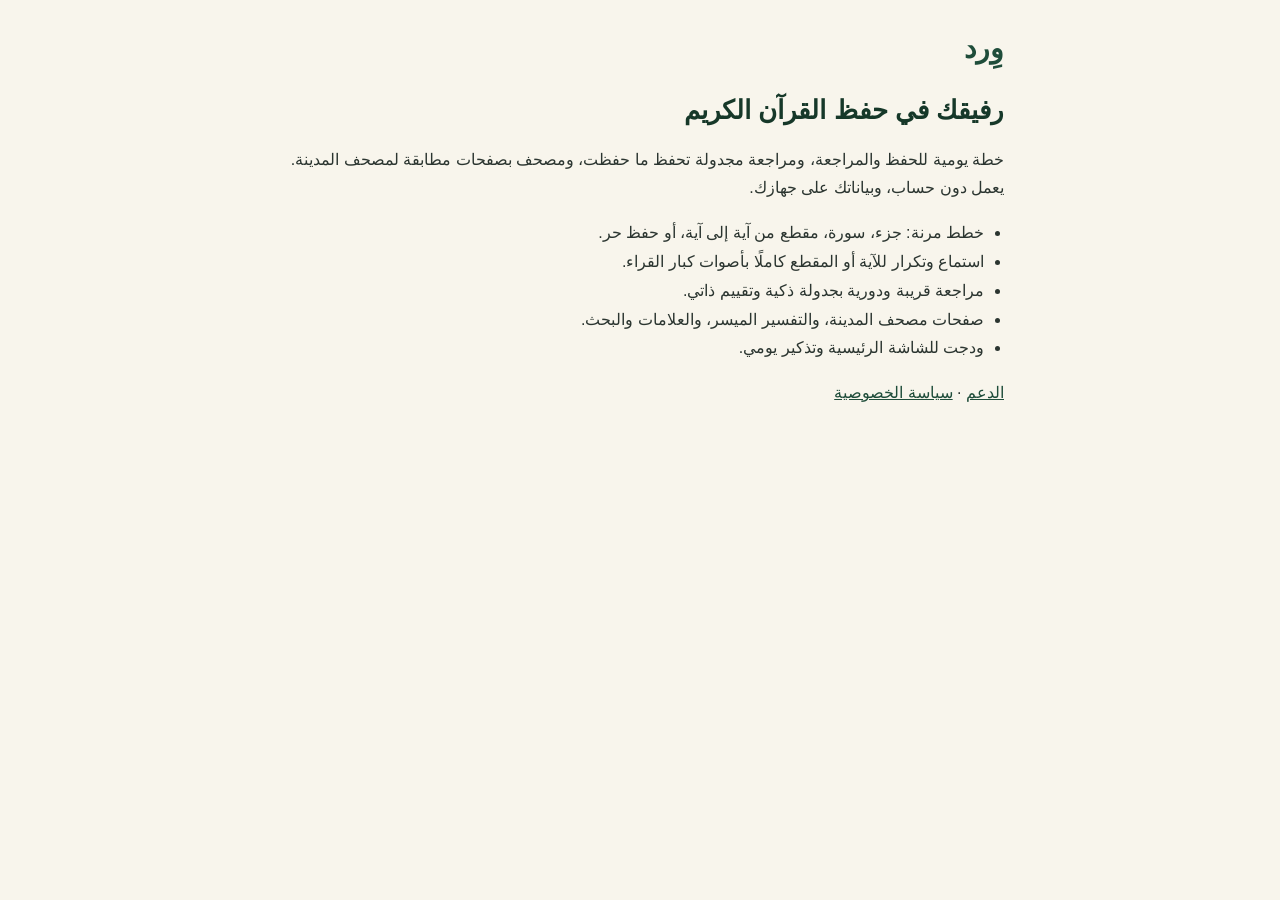
<file: index.html>
<!doctype html>
<html lang="ar" dir="rtl">
<head>
<meta charset="utf-8">
<meta name="viewport" content="width=device-width, initial-scale=1">
<title>وِرد — حفظ القرآن</title>
<link rel="stylesheet" href="style.css">
</head>
<body>
<main>
  <header><span class="brand">وِرد</span></header>
  <h1>رفيقك في حفظ القرآن الكريم</h1>
  <p>خطة يومية للحفظ والمراجعة، ومراجعة مجدولة تحفظ ما حفظت، ومصحف بصفحات مطابقة لمصحف المدينة. يعمل دون حساب، وبياناتك على جهازك.</p>
  <ul>
    <li>خطط مرنة: جزء، سورة، مقطع من آية إلى آية، أو حفظ حر.</li>
    <li>استماع وتكرار للآية أو المقطع كاملًا بأصوات كبار القراء.</li>
    <li>مراجعة قريبة ودورية بجدولة ذكية وتقييم ذاتي.</li>
    <li>صفحات مصحف المدينة، والتفسير الميسر، والعلامات والبحث.</li>
    <li>ودجت للشاشة الرئيسية وتذكير يومي.</li>
  </ul>
  <p><a href="support.html">الدعم</a> · <a href="privacy.html">سياسة الخصوصية</a></p>
</main>
</body>
</html>
</file>
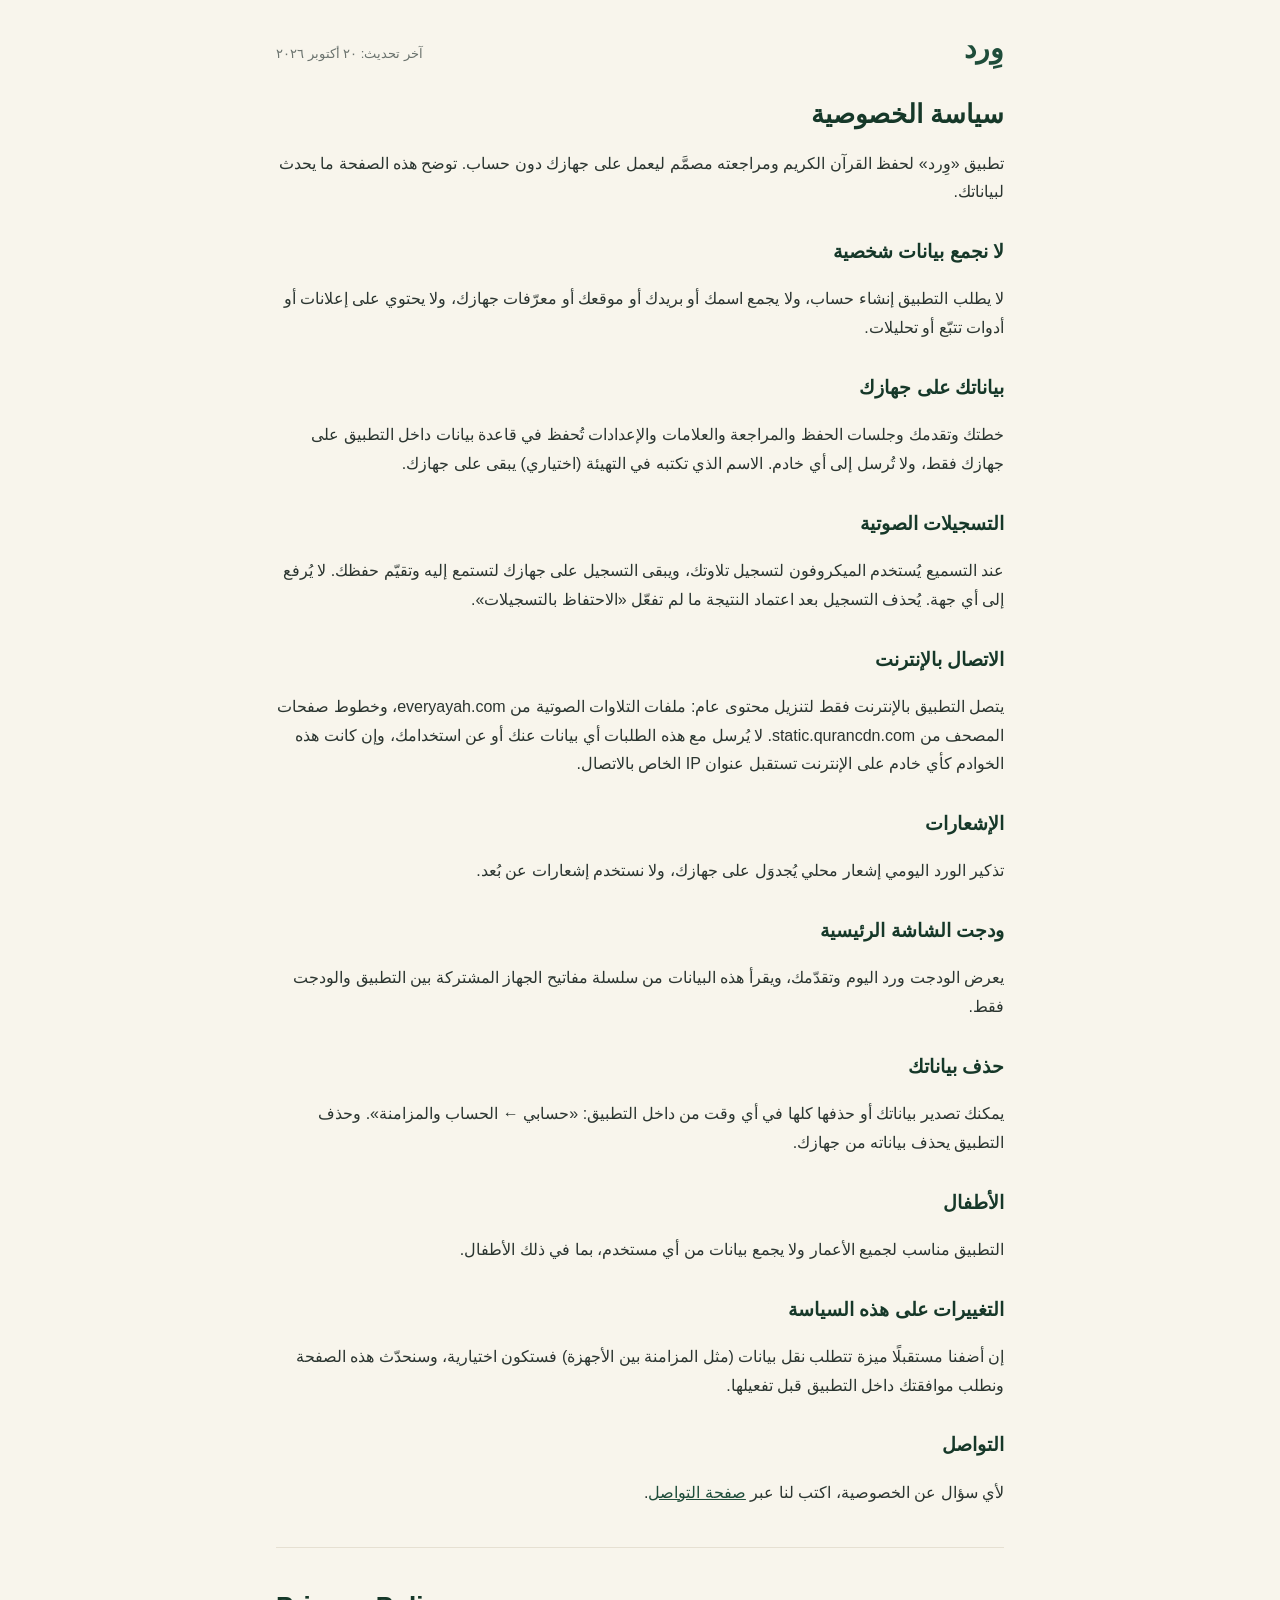
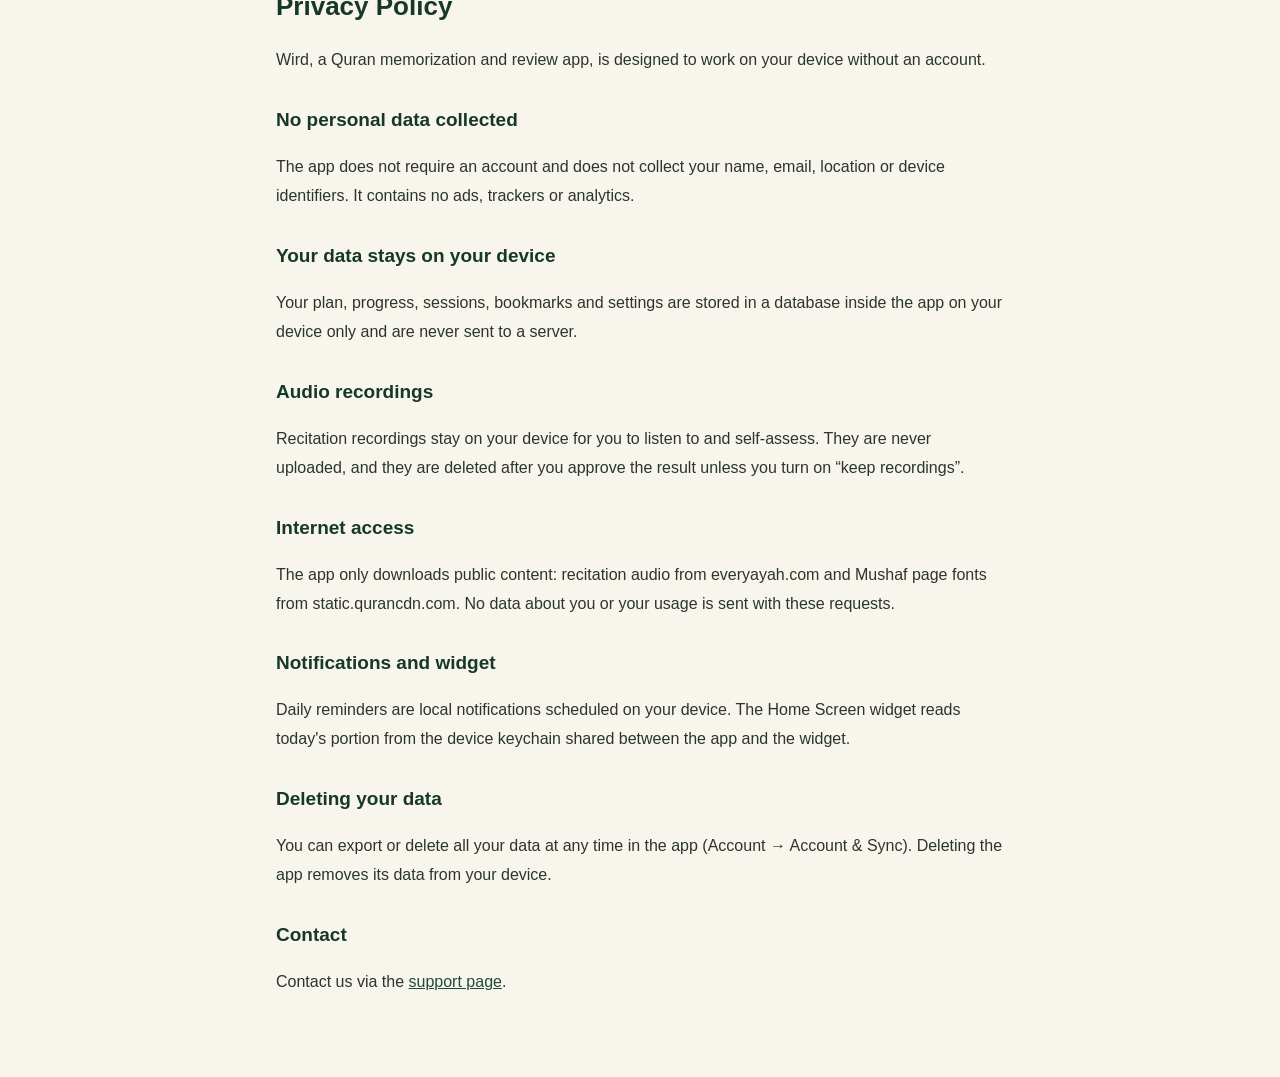
<file: privacy.html>
<!doctype html>
<html lang="ar" dir="rtl">
<head>
<meta charset="utf-8">
<meta name="viewport" content="width=device-width, initial-scale=1">
<title>سياسة الخصوصية — وِرد</title>
<link rel="stylesheet" href="style.css">
</head>
<body>
<main>
  <header>
    <a href="./" class="brand">وِرد</a>
    <p class="muted">آخر تحديث: ٢٠ أكتوبر ٢٠٢٦</p>
  </header>

  <h1>سياسة الخصوصية</h1>
  <p>تطبيق «وِرد» لحفظ القرآن الكريم ومراجعته مصمَّم ليعمل على جهازك دون حساب. توضح هذه الصفحة ما يحدث لبياناتك.</p>

  <h2>لا نجمع بيانات شخصية</h2>
  <p>لا يطلب التطبيق إنشاء حساب، ولا يجمع اسمك أو بريدك أو موقعك أو معرّفات جهازك، ولا يحتوي على إعلانات أو أدوات تتبّع أو تحليلات.</p>

  <h2>بياناتك على جهازك</h2>
  <p>خطتك وتقدمك وجلسات الحفظ والمراجعة والعلامات والإعدادات تُحفظ في قاعدة بيانات داخل التطبيق على جهازك فقط، ولا تُرسل إلى أي خادم. الاسم الذي تكتبه في التهيئة (اختياري) يبقى على جهازك.</p>

  <h2>التسجيلات الصوتية</h2>
  <p>عند التسميع يُستخدم الميكروفون لتسجيل تلاوتك، ويبقى التسجيل على جهازك لتستمع إليه وتقيّم حفظك. لا يُرفع إلى أي جهة. يُحذف التسجيل بعد اعتماد النتيجة ما لم تفعّل «الاحتفاظ بالتسجيلات».</p>

  <h2>الاتصال بالإنترنت</h2>
  <p>يتصل التطبيق بالإنترنت فقط لتنزيل محتوى عام: ملفات التلاوات الصوتية من everyayah.com، وخطوط صفحات المصحف من static.qurancdn.com. لا يُرسل مع هذه الطلبات أي بيانات عنك أو عن استخدامك، وإن كانت هذه الخوادم كأي خادم على الإنترنت تستقبل عنوان IP الخاص بالاتصال.</p>

  <h2>الإشعارات</h2>
  <p>تذكير الورد اليومي إشعار محلي يُجدوَل على جهازك، ولا نستخدم إشعارات عن بُعد.</p>

  <h2>ودجت الشاشة الرئيسية</h2>
  <p>يعرض الودجت ورد اليوم وتقدّمك، ويقرأ هذه البيانات من سلسلة مفاتيح الجهاز المشتركة بين التطبيق والودجت فقط.</p>

  <h2>حذف بياناتك</h2>
  <p>يمكنك تصدير بياناتك أو حذفها كلها في أي وقت من داخل التطبيق: «حسابي ← الحساب والمزامنة». وحذف التطبيق يحذف بياناته من جهازك.</p>

  <h2>الأطفال</h2>
  <p>التطبيق مناسب لجميع الأعمار ولا يجمع بيانات من أي مستخدم، بما في ذلك الأطفال.</p>

  <h2>التغييرات على هذه السياسة</h2>
  <p>إن أضفنا مستقبلًا ميزة تتطلب نقل بيانات (مثل المزامنة بين الأجهزة) فستكون اختيارية، وسنحدّث هذه الصفحة ونطلب موافقتك داخل التطبيق قبل تفعيلها.</p>

  <h2>التواصل</h2>
  <p>لأي سؤال عن الخصوصية، اكتب لنا عبر <a href="https://github.com/Dakheel-code/wird-site/issues">صفحة التواصل</a>.</p>

  <hr>

  <section lang="en" dir="ltr">
    <h1>Privacy Policy</h1>
    <p>Wird, a Quran memorization and review app, is designed to work on your device without an account.</p>
    <h2>No personal data collected</h2>
    <p>The app does not require an account and does not collect your name, email, location or device identifiers. It contains no ads, trackers or analytics.</p>
    <h2>Your data stays on your device</h2>
    <p>Your plan, progress, sessions, bookmarks and settings are stored in a database inside the app on your device only and are never sent to a server.</p>
    <h2>Audio recordings</h2>
    <p>Recitation recordings stay on your device for you to listen to and self-assess. They are never uploaded, and they are deleted after you approve the result unless you turn on “keep recordings”.</p>
    <h2>Internet access</h2>
    <p>The app only downloads public content: recitation audio from everyayah.com and Mushaf page fonts from static.qurancdn.com. No data about you or your usage is sent with these requests.</p>
    <h2>Notifications and widget</h2>
    <p>Daily reminders are local notifications scheduled on your device. The Home Screen widget reads today's portion from the device keychain shared between the app and the widget.</p>
    <h2>Deleting your data</h2>
    <p>You can export or delete all your data at any time in the app (Account → Account &amp; Sync). Deleting the app removes its data from your device.</p>
    <h2>Contact</h2>
    <p>Contact us via the <a href="https://github.com/Dakheel-code/wird-site/issues">support page</a>.</p>
  </section>
</main>
</body>
</html>
</file>
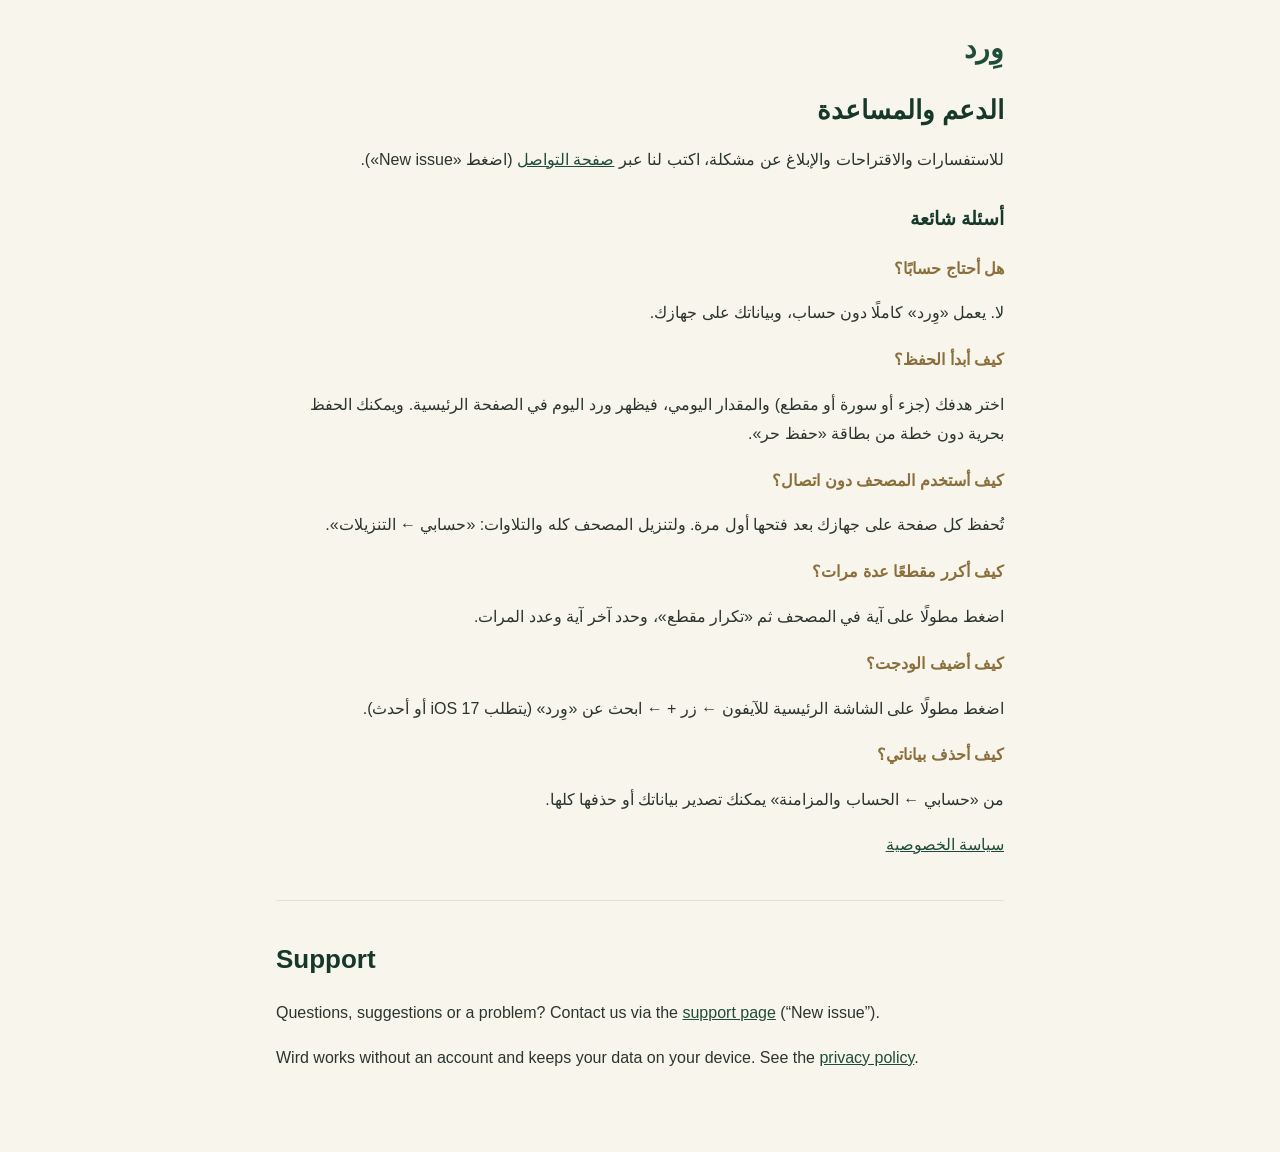
<file: support.html>
<!doctype html>
<html lang="ar" dir="rtl">
<head>
<meta charset="utf-8">
<meta name="viewport" content="width=device-width, initial-scale=1">
<title>الدعم — وِرد</title>
<link rel="stylesheet" href="style.css">
</head>
<body>
<main>
  <header><a href="./" class="brand">وِرد</a></header>

  <h1>الدعم والمساعدة</h1>
  <p>للاستفسارات والاقتراحات والإبلاغ عن مشكلة، اكتب لنا عبر <a href="https://github.com/Dakheel-code/wird-site/issues">صفحة التواصل</a> (اضغط «New issue»).</p>

  <h2>أسئلة شائعة</h2>

  <h3>هل أحتاج حسابًا؟</h3>
  <p>لا. يعمل «وِرد» كاملًا دون حساب، وبياناتك على جهازك.</p>

  <h3>كيف أبدأ الحفظ؟</h3>
  <p>اختر هدفك (جزء أو سورة أو مقطع) والمقدار اليومي، فيظهر ورد اليوم في الصفحة الرئيسية. ويمكنك الحفظ بحرية دون خطة من بطاقة «حفظ حر».</p>

  <h3>كيف أستخدم المصحف دون اتصال؟</h3>
  <p>تُحفظ كل صفحة على جهازك بعد فتحها أول مرة. ولتنزيل المصحف كله والتلاوات: «حسابي ← التنزيلات».</p>

  <h3>كيف أكرر مقطعًا عدة مرات؟</h3>
  <p>اضغط مطولًا على آية في المصحف ثم «تكرار مقطع»، وحدد آخر آية وعدد المرات.</p>

  <h3>كيف أضيف الودجت؟</h3>
  <p>اضغط مطولًا على الشاشة الرئيسية للآيفون ← زر + ← ابحث عن «وِرد» (يتطلب iOS 17 أو أحدث).</p>

  <h3>كيف أحذف بياناتي؟</h3>
  <p>من «حسابي ← الحساب والمزامنة» يمكنك تصدير بياناتك أو حذفها كلها.</p>

  <p><a href="privacy.html">سياسة الخصوصية</a></p>

  <hr>
  <section lang="en" dir="ltr">
    <h1>Support</h1>
    <p>Questions, suggestions or a problem? Contact us via the <a href="https://github.com/Dakheel-code/wird-site/issues">support page</a> (“New issue”).</p>
    <p>Wird works without an account and keeps your data on your device. See the <a href="privacy.html">privacy policy</a>.</p>
  </section>
</main>
</body>
</html>
</file>
<file: style.css>
:root { --bg: #F8F5EC; --card: #FFFDF8; --ink: #2B3530; --heading: #163829; --accent: #1F4D3A; --gold: #8A6F3C; --muted: #6B736E; --line: #E6E0D2; }
@media (prefers-color-scheme: dark) { :root { --bg: #0F1613; --card: #18221D; --ink: #ECE7DA; --heading: #F1ECDF; --accent: #8CC7A8; --gold: #D9BE86; --muted: #9AA59F; --line: #2B3832; } }
* { box-sizing: border-box; }
body { margin: 0; background: var(--bg); color: var(--ink); font: 16px/1.8 -apple-system, "SF Arabic", "Segoe UI", Tahoma, sans-serif; }
main { max-width: 760px; margin: 0 auto; padding: 24px 16px 64px; }
header { display: flex; justify-content: space-between; align-items: baseline; margin-bottom: 8px; }
.brand { font-size: 28px; font-weight: 700; color: var(--accent); text-decoration: none; }
h1 { color: var(--heading); font-size: 26px; line-height: 1.4; }
h2 { color: var(--heading); font-size: 19px; margin-top: 28px; }
h3 { color: var(--gold); font-size: 16px; margin: 18px 0 4px; }
a { color: var(--accent); }
.muted { color: var(--muted); font-size: 13px; }
hr { border: 0; border-top: 1px solid var(--line); margin: 40px 0; }
ul { padding-inline-start: 20px; }
</file>
